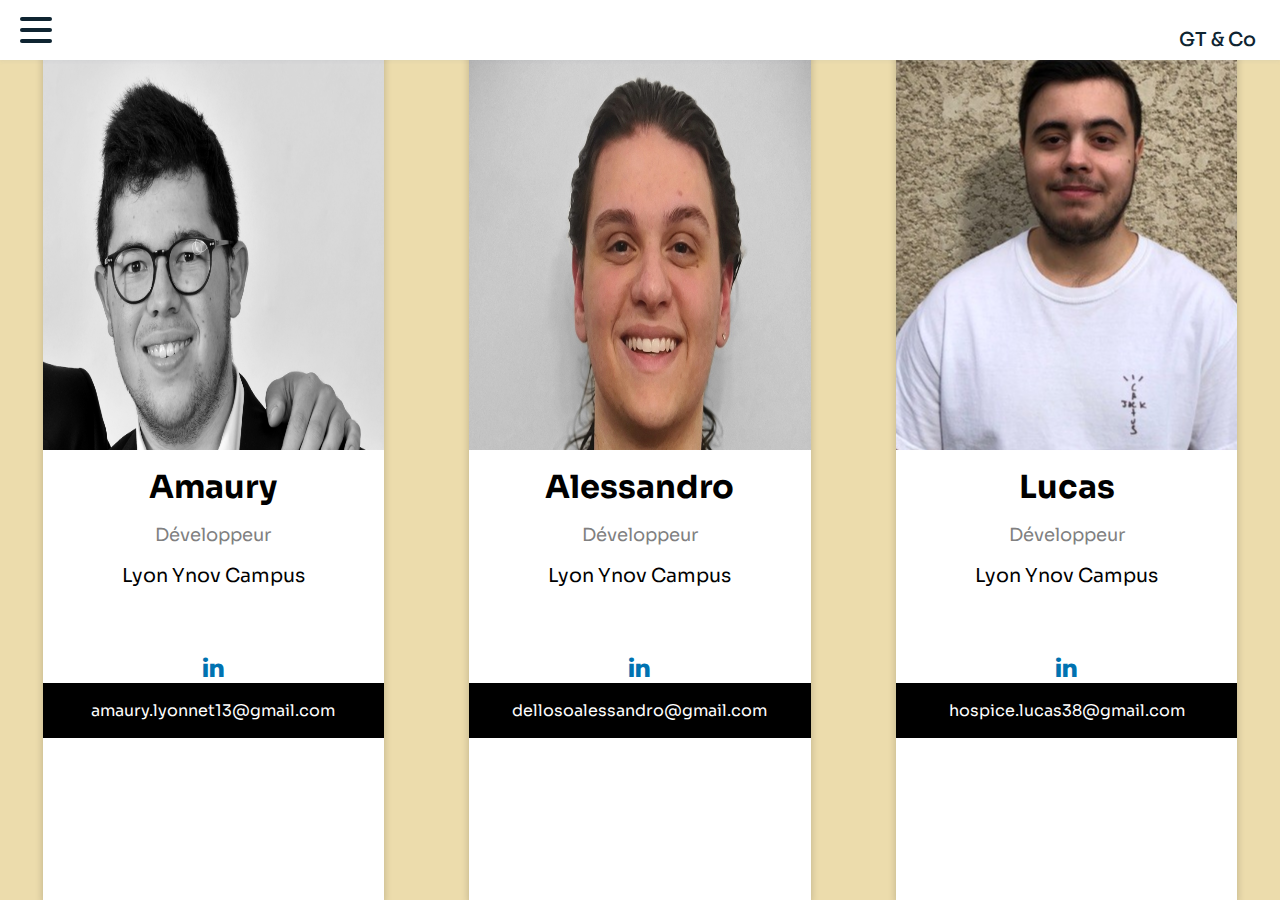
<file: templates/contact.html>
<!doctype html>
<html>

<head>
    <meta charset="utf-8">
    <title>Groupie Tracker</title>
    <link rel="icon" href="/static/img/logo.png">
    <link rel="stylesheet" href="/static/contact.css">
    <link rel="preconnect" href="https://fonts.googleapis.com">
    <link rel="preconnect" href="https://fonts.gstatic.com" crossorigin>
    <link href="https://fonts.googleapis.com/css2?family=Oswald&display=swap" rel="stylesheet">
    <link rel="stylesheet" href="https://cdnjs.cloudflare.com/ajax/libs/font-awesome/4.7.0/css/font-awesome.min.css">
    <link href="https://fonts.googleapis.com/css2?family=Sora&display=swap" rel="stylesheet">
</head>

<body>
    <nav>
        <div class="navbar">
            <div class="navcontainer nav-container">
                <input class="checkbox" type="checkbox" name="" id="" />
                <div class="hamburger-lines">
                    <span class="line line1"></span>
                    <span class="line line2"></span>
                    <span class="line line3"></span>
                </div>
                <div class="logo">
                    <h1><a href="/home">GT & Co</a></h1>
                </div>
                <div class="menu-items">
                    <li><a href="/home">Accueil</a></li>
                    <li><a href="/artistpage">Page artiste</a></li>
                </div>
            </div>
        </div>
    </nav>
    <div class="grid">
        <div class="card">
            <div class="cardimg1">
            </div>
            <div class="contenu">
                <h1>Amaury</h1>
                <p class="title">Développeur</p>
                <p>Lyon Ynov Campus</p>
            </div>
            <div class="rs">
                <a href="https://www.linkedin.com/in/amaury-lyonnet-372673206/" target="_blank"><i class="fa fa-linkedin"></i></a>
            </div>
            <div class="mail">amaury.lyonnet13@gmail.com</div>
        </div>
        <div class="card">
            <div class="cardimg2">
            </div>
            <div class="contenu">
                <h1>Alessandro</h1>
                <p class="title">Développeur</p>
                <p>Lyon Ynov Campus</p>
            </div>
            <div class="rs">
                <a href="https://www.linkedin.com/in/alessandro-dell%E2%80%99oso-98229a22b/" target="_blank"><i class="fa fa-linkedin"></i></a>
            </div>
            <div class="mail">dellosoalessandro@gmail.com</div>
        </div>
        <div class="card">
            <div class="cardimg3">
            </div>
            <div class="contenu">
                <h1>Lucas</h1>
                <p class="title">Développeur</p>
                <p>Lyon Ynov Campus</p>
            </div>
            <div class="rs">
                <a href="https://www.linkedin.com/in/lucas-hospice-77865a22a/" target="_blank"><i class="fa fa-linkedin"></i></a>
            </div>
            <div class="mail">hospice.lucas38@gmail.com</div>
        </div>
    </div>
</body>
</file>
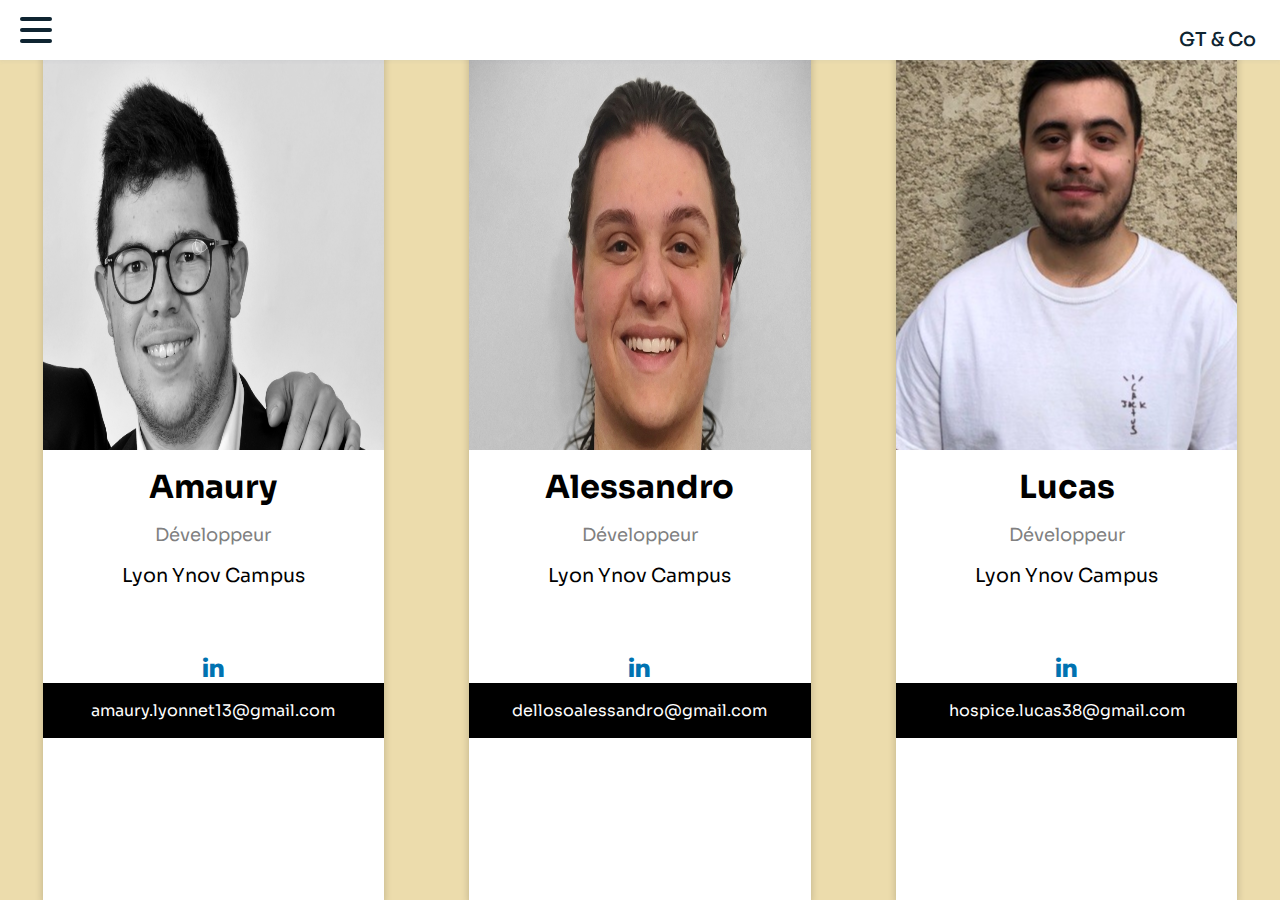
<file: templates/test.html>
<!doctype html>
<html>

<head>
    <meta charset="utf-8">
    <title>Groupie Tester</title>
    <link rel="icon" href="/static/img/logo.png">
    <link rel="stylesheet" href="/static/test.css">
    <link rel="preconnect" href="https://fonts.googleapis.com">
    <link rel="preconnect" href="https://fonts.gstatic.com" crossorigin>
    <link href="https://fonts.googleapis.com/css2?family=Oswald&display=swap" rel="stylesheet">
    <link rel="stylesheet" href="https://cdnjs.cloudflare.com/ajax/libs/font-awesome/4.7.0/css/font-awesome.min.css">
    <link href="https://fonts.googleapis.com/css2?family=Sora&display=swap" rel="stylesheet">
</head>

<body>
    <nav>
        <div class="navbar">
            <div class="navcontainer nav-container">
                <input class="checkbox" type="checkbox" name="" id="" />
                <div class="hamburger-lines">
                    <span class="line line1"></span>
                    <span class="line line2"></span>
                    <span class="line line3"></span>
                </div>
                <div class="logo">
                    <h1><a href="/home.html">GT & Co</a></h1>
                </div>
                <div class="menu-items">
                    <li><a href="/home.html">Accueil</a></li>
                    <li><a href="/artistpage">Page artiste</a></li>
                </div>
            </div>
        </div>
    </nav>
    <div class="grid">
        <div class="card">
            <div class="cardimg1">
                <!-- <img src="./static/img/Amaury.jpg" alt="Amaury" style="width:100%"> -->
            </div>
            <div class="contenu">
                <h1>Amaury</h1>
                <p class="title">Développeur</p>
                <p>Lyon Ynov Campus</p>
            </div>
            <div class="rs">
                <a href="https://www.linkedin.com/in/amaury-lyonnet-372673206/" target="_blank"><i class="fa fa-linkedin"></i></a>
            </div>
            <div class="mail">amaury.lyonnet13@gmail.com</div>
            <!-- <p><button>Contact</button></p> -->
        </div>
        <div class="card">
            <div class="cardimg2">
                <!-- <img src="./static/img/alessa2.jpg" alt="Alessandro" style="width:100%"> -->
            </div>
            <div class="contenu">
                <h1>Alessandro</h1>
                <p class="title">Développeur</p>
                <p>Lyon Ynov Campus</p>
            </div>
            <div class="rs">
                <a href="https://www.linkedin.com/in/alessandro-dell%E2%80%99oso-98229a22b/" target="_blank"><i class="fa fa-linkedin"></i></a>
            </div>
            <div class="mail">dellosoalessandro@gmail.com</div>
            <!-- <h1>Alessandro</h1>
            <p class="title">Développeur</p>
            <p>Lyon Ynov Campus</p>
            <a href="#"><i class="fa fa-dribbble"></i></a>
            <a href="#"><i class="fa fa-twitter"></i></a>
            <a href="#"><i class="fa fa-linkedin"></i></a>
            <a href="#"><i class="fa fa-facebook"></i></a>
            <p><button>Contact</button></p> -->
        </div>
        <div class="card">
            <div class="cardimg3">
                <!-- <img src="" alt="Lucas" style="width:100%"> -->
            </div>
            <div class="contenu">
                <h1>Lucas</h1>
                <p class="title">Développeur</p>
                <p>Lyon Ynov Campus</p>
            </div>
            <div class="rs">
                <a href="https://www.linkedin.com/in/lucas-hospice-77865a22a/" target="_blank"><i class="fa fa-linkedin"></i></a>
            </div>
            <div class="mail">hospice.lucas38@gmail.com</div>
            <!-- <h1>Lucas</h1>
            <p class="title">Développeur</p>
            <p>Lyon Ynov Campus</p>
            <a href="#"><i class="fa fa-dribbble"></i></a>
            <a href="#"><i class="fa fa-twitter"></i></a>
            <a href="#"><i class="fa fa-linkedin"></i></a>
            <a href="#"><i class="fa fa-facebook"></i></a>
            <p><button>Contact</button></p> -->
        </div>
    </div>
</body>
</file>
<file: static/contact.css>
* {
    margin: 0;
    padding: 0;
}

body {
    font-family: 'Sora', sans-serif;
    background-color: #ecdcac;
}

.navcontainer {
    margin: auto;
}

.navbar {
    width: 100%;
    box-shadow: 0 1px 4px rgb(146 161 176 / 15%);
    position: fixed;
    z-index: 999;
}

.nav-container {
    display: flex;
    justify-content: space-between;
    align-items: center;
    height: 62px;
    z-index: 999;
    background-color: white;
}

.navbar .menu-items {
    display: flex;
    background-color: white;
}

.navbar .nav-container li {
    list-style: none;
}

.navbar .nav-container a {
    text-decoration: none;
    color: #0e2431;
    font-weight: 500;
    font-size: 1.2rem;
    padding: 0.7rem;
}

.navbar .nav-container .menu-items a:hover {
    font-weight: bolder;
}

.nav-container {
    display: block;
    position: relative;
    height: 60px;
}

.nav-container .checkbox {
    position: absolute;
    display: block;
    height: 32px;
    width: 32px;
    top: 20px;
    left: 20px;
    z-index: 5;
    opacity: 0;
    cursor: pointer;
}

.nav-container .hamburger-lines {
    display: block;
    height: 26px;
    width: 32px;
    position: absolute;
    top: 17px;
    left: 20px;
    z-index: 2;
    display: flex;
    flex-direction: column;
    justify-content: space-between;
}

.nav-container .hamburger-lines .line {
    display: block;
    height: 4px;
    width: 100%;
    border-radius: 10px;
    background: #0e2431;
}

.nav-container .hamburger-lines .line1 {
    transform-origin: 0% 0%;
    transition: transform 0.4s ease-in-out;
}

.nav-container .hamburger-lines .line2 {
    transition: transform 0.2s ease-in-out;
}

.nav-container .hamburger-lines .line3 {
    transform-origin: 0% 100%;
    transition: transform 0.4s ease-in-out;
}

.navbar .menu-items {
    padding-top: 120px;
    box-shadow: inset 0 0 2000px rgba(255, 255, 255, .5);
    height: 80vh;
    width: 20%;
    transform: translate(-150%);
    display: flex;
    flex-direction: column;
    margin-left: -40px;
    padding-left: 50px;
    transition: transform 0.5s ease-in-out;
    text-align: center;
    font-family: 'Sora', sans-serif;
}

.navbar .menu-items li {
    margin-bottom: 1.2rem;
    font-size: 1.5rem;
    font-weight: 500;
}

.logo {
    position: absolute;
    top: 15%;
    right: 1%;
    font-size: 120%;
    color: #0e2431;
    font-family: 'Sora', sans-serif;
}

a {
    font-family: 'Sora', sans-serif;
    font-size: 150%;
}

p {
    font-size: 120%;
}

.nav-container input[type="checkbox"]:checked~.menu-items {
    transform: translateX(0);
}

.nav-container input[type="checkbox"]:checked~.hamburger-lines .line1 {
    transform: rotate(45deg);
}

.nav-container input[type="checkbox"]:checked~.hamburger-lines .line2 {
    transform: scaleY(0);
}

.nav-container input[type="checkbox"]:checked~.hamburger-lines .line3 {
    transform: rotate(-45deg);
}

.nav-container input[type="checkbox"]:checked~.logo {
    display: none;
}

.nav-container input[type="checkbox"]:checked~.Search {
    display: none;
}

.grid {
    display: grid;
    grid-template-columns: repeat(3, 1fr);
}

.card {
    width: 80%;
    height: 100vh;
    margin-left: 10%;
    box-shadow: 0 4px 8px 0 rgba(0, 0, 0, 0.2);
    text-align: center;
    background-color: white;
}

.cardimg1,
.cardimg2,
.cardimg3 {
    width: 100%;
    height: 50vh;
}

.cardimg1 {
    background-image: url('/static/img/Amaury.jpg');
    background-size: 100% 75vh;
    background-position: 0% -5%;
}

.cardimg2 {
    background-image: url('/static/img/alessa.jpg');
    background-size: 150% 100vh;
    background-position: 50% 5%;
}

.cardimg3 {
    background-image: url('/static/img/lucas.jpg');
    background-position: 30% -15%;
}

.title {
    color: grey;
    font-size: 18px;
}

.mail {
    margin-top: 0%;
    width: 90%;
    padding: 5%;
    background-color: black;
    color: white;
}

.rs {
    margin-top: 19%;
}

.rs a {
    text-decoration: none;
    color: #0072b1;
}

.contenu h1 {
    margin-top: 5%;
}

.contenu p {
    margin-top: 5%;
}

.contenu {
    cursor: default;
}
</file>
<file: static/test.css>
* {
    margin: 0;
    padding: 0;
}

body {
    font-family: 'Sora', sans-serif;
    background-color: #ecdcac;
}

.navcontainer {
    margin: auto;
}

.navbar {
    width: 100%;
    box-shadow: 0 1px 4px rgb(146 161 176 / 15%);
    position: fixed;
    z-index: 999;
}

.nav-container {
    display: flex;
    justify-content: space-between;
    align-items: center;
    height: 62px;
    z-index: 999;
    background-color: white;
}

.navbar .menu-items {
    display: flex;
    background-color: white;
}

.navbar .nav-container li {
    list-style: none;
}

.navbar .nav-container a {
    text-decoration: none;
    color: #0e2431;
    font-weight: 500;
    font-size: 1.2rem;
    padding: 0.7rem;
}

.navbar .nav-container .menu-items a:hover {
    font-weight: bolder;
}

.nav-container {
    display: block;
    position: relative;
    height: 60px;
}

.nav-container .checkbox {
    position: absolute;
    display: block;
    height: 32px;
    width: 32px;
    top: 20px;
    left: 20px;
    z-index: 5;
    opacity: 0;
    cursor: pointer;
}

.nav-container .hamburger-lines {
    display: block;
    height: 26px;
    width: 32px;
    position: absolute;
    top: 17px;
    left: 20px;
    z-index: 2;
    display: flex;
    flex-direction: column;
    justify-content: space-between;
}

.nav-container .hamburger-lines .line {
    display: block;
    height: 4px;
    width: 100%;
    border-radius: 10px;
    background: #0e2431;
}

.nav-container .hamburger-lines .line1 {
    transform-origin: 0% 0%;
    transition: transform 0.4s ease-in-out;
}

.nav-container .hamburger-lines .line2 {
    transition: transform 0.2s ease-in-out;
}

.nav-container .hamburger-lines .line3 {
    transform-origin: 0% 100%;
    transition: transform 0.4s ease-in-out;
}

.navbar .menu-items {
    padding-top: 120px;
    box-shadow: inset 0 0 2000px rgba(255, 255, 255, .5);
    height: 80vh;
    width: 20%;
    transform: translate(-150%);
    display: flex;
    flex-direction: column;
    margin-left: -40px;
    padding-left: 50px;
    transition: transform 0.5s ease-in-out;
    text-align: center;
    font-family: 'Sora', sans-serif;
}

.navbar .menu-items li {
    margin-bottom: 1.2rem;
    font-size: 1.5rem;
    font-weight: 500;
}

.logo {
    position: absolute;
    top: 15%;
    right: 1%;
    font-size: 120%;
    color: #0e2431;
    font-family: 'Sora', sans-serif;
}

a {
    font-family: 'Sora', sans-serif;
    font-size: 150%;
}

p {
    font-size: 120%;
}

.nav-container input[type="checkbox"]:checked~.menu-items {
    transform: translateX(0);
}

.nav-container input[type="checkbox"]:checked~.hamburger-lines .line1 {
    transform: rotate(45deg);
}

.nav-container input[type="checkbox"]:checked~.hamburger-lines .line2 {
    transform: scaleY(0);
}

.nav-container input[type="checkbox"]:checked~.hamburger-lines .line3 {
    transform: rotate(-45deg);
}

.nav-container input[type="checkbox"]:checked~.logo {
    display: none;
}

.nav-container input[type="checkbox"]:checked~.Search {
    display: none;
}


/* .card {
    box-shadow: 0 4px 8px 0 rgba(0, 0, 0, 0.2);
    max-width: 300px;
    margin: auto;
    margin-top: 10%;
    text-align: center;
}

.title {
    color: grey;
    font-size: 18px;
}

button {
    border: none;
    outline: 0;
    display: inline-block;
    padding: 8px;
    color: white;
    background-color: #000;
    text-align: center;
    cursor: pointer;
    width: 100%;
    font-size: 18px;
}

.card a {
    text-decoration: none;
    font-size: 22px;
    color: black;
}

button:hover,
.card a:hover {
    opacity: 0.7;
} */

.grid {
    display: grid;
    grid-template-columns: repeat(3, 1fr);
}


/* .cardimg {
    width: 100%;
    height: 200vh;
} */

.card {
    /* background-color: black; */
    width: 80%;
    height: 100vh;
    margin-left: 10%;
    box-shadow: 0 4px 8px 0 rgba(0, 0, 0, 0.2);
    text-align: center;
    background-color: white;
}

.cardimg1,
.cardimg2,
.cardimg3 {
    /* background-color: white; */
    width: 100%;
    height: 50vh;
}

.cardimg1 {
    background-image: url('/static/img/Amaury.jpg');
    background-size: 100% 75vh;
    background-position: 0% -5%;
}

.cardimg2 {
    background-image: url('/static/img/alessa.jpg');
    background-size: 150% 100vh;
    background-position: 50% 5%;
}

.cardimg3 {
    background-image: url('/static/img/lucas.jpg');
    /* background-size: 100% 75vh; */
    background-position: 30% -15%;
}

.title {
    color: grey;
    font-size: 18px;
}

.mail {
    /* position: absolute; */
    margin-top: 0%;
    width: 90%;
    padding: 5%;
    background-color: black;
    color: white;
    /* font-size: 150%; */
}

.rs {
    margin-top: 19%;
}

.rs a {
    text-decoration: none;
    color: #0072b1;
}

.contenu h1 {
    margin-top: 5%;
}

.contenu p {
    margin-top: 5%;
}


/* .contenu {
    text-align: center;
} */
</file>
